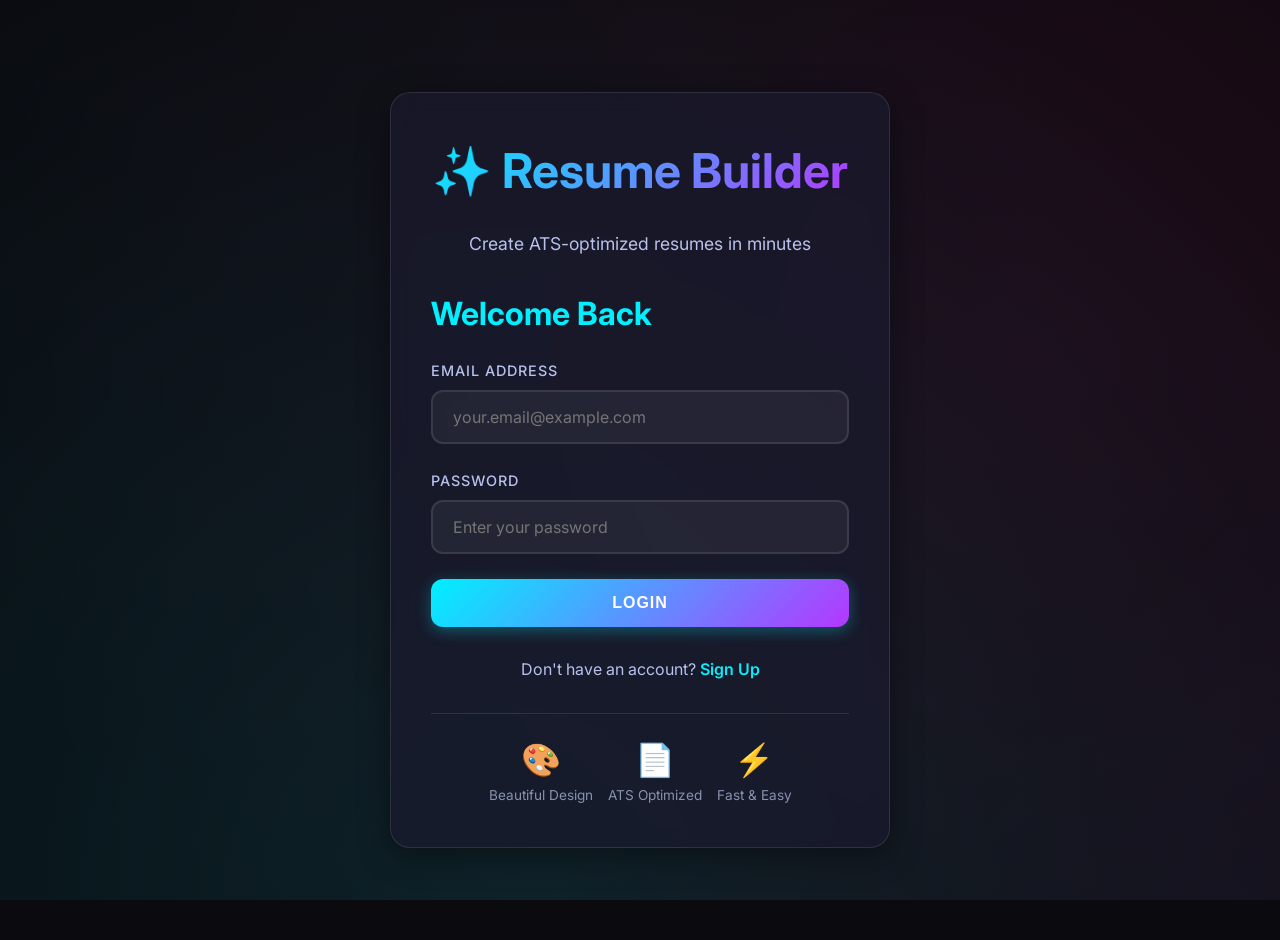
<file: frontend/index.html>
<!DOCTYPE html>
<html lang="en">
<head>
    <meta charset="UTF-8">
    <meta name="viewport" content="width=device-width, initial-scale=1.0">
    <title>Resume Builder - Login</title>
    <link rel="stylesheet" href="css/style.css">
    <link rel="preconnect" href="https://fonts.googleapis.com">
    <link rel="preconnect" href="https://fonts.gstatic.com" crossorigin>
    <link href="https://fonts.googleapis.com/css2?family=Inter:wght@400;500;600;700;800&display=swap" rel="stylesheet">
</head>
<body>
    <div class="animated-bg"></div>
    
    <div class="container">
        <div style="min-height: 100vh; display: flex; align-items: center; justify-content: center;">
            <div class="glass-card" style="max-width: 500px; width: 100%;">
                <div class="text-center mb-3">
                    <h1>✨ Resume Builder</h1>
                    <p style="color: var(--text-secondary); font-size: 1.1rem;">
                        Create ATS-optimized resumes in minutes
                    </p>
                </div>

                <div id="alertContainer"></div>

                <form id="loginForm">
                    <h2 class="mb-2">Welcome Back</h2>
                    
                    <div class="form-group">
                        <label for="email">Email Address</label>
                        <input 
                            type="email" 
                            id="email" 
                            name="email" 
                            placeholder="your.email@example.com"
                            required
                        >
                    </div>

                    <div class="form-group">
                        <label for="password">Password</label>
                        <input 
                            type="password" 
                            id="password" 
                            name="password" 
                            placeholder="Enter your password"
                            required
                        >
                    </div>

                    <button type="submit" class="btn btn-primary" style="width: 100%;">
                        Login
                    </button>
                </form>

                <div class="text-center mt-3">
                    <p style="color: var(--text-secondary);">
                        Don't have an account? 
                        <a href="signup.html" style="font-weight: 600;">Sign Up</a>
                    </p>
                </div>

                <div class="mt-3" style="padding-top: 20px; border-top: 1px solid rgba(255, 255, 255, 0.1);">
                    <div style="display: flex; gap: 15px; justify-content: center; flex-wrap: wrap;">
                        <div style="text-align: center;">
                            <div style="font-size: 2rem;">🎨</div>
                            <div style="color: var(--text-muted); font-size: 0.85rem;">Beautiful Design</div>
                        </div>
                        <div style="text-align: center;">
                            <div style="font-size: 2rem;">📄</div>
                            <div style="color: var(--text-muted); font-size: 0.85rem;">ATS Optimized</div>
                        </div>
                        <div style="text-align: center;">
                            <div style="font-size: 2rem;">⚡</div>
                            <div style="color: var(--text-muted); font-size: 0.85rem;">Fast & Easy</div>
                        </div>
                    </div>
                </div>
            </div>
        </div>
    </div>

    <script src="js/auth.js"></script>
    <script>
        // Handle login form submission
        document.getElementById('loginForm').addEventListener('submit', async (e) => {
            e.preventDefault();
            
            const email = document.getElementById('email').value;
            const password = document.getElementById('password').value;
            
            await login(email, password);
        });
    </script>
</body>
</html>
</file>
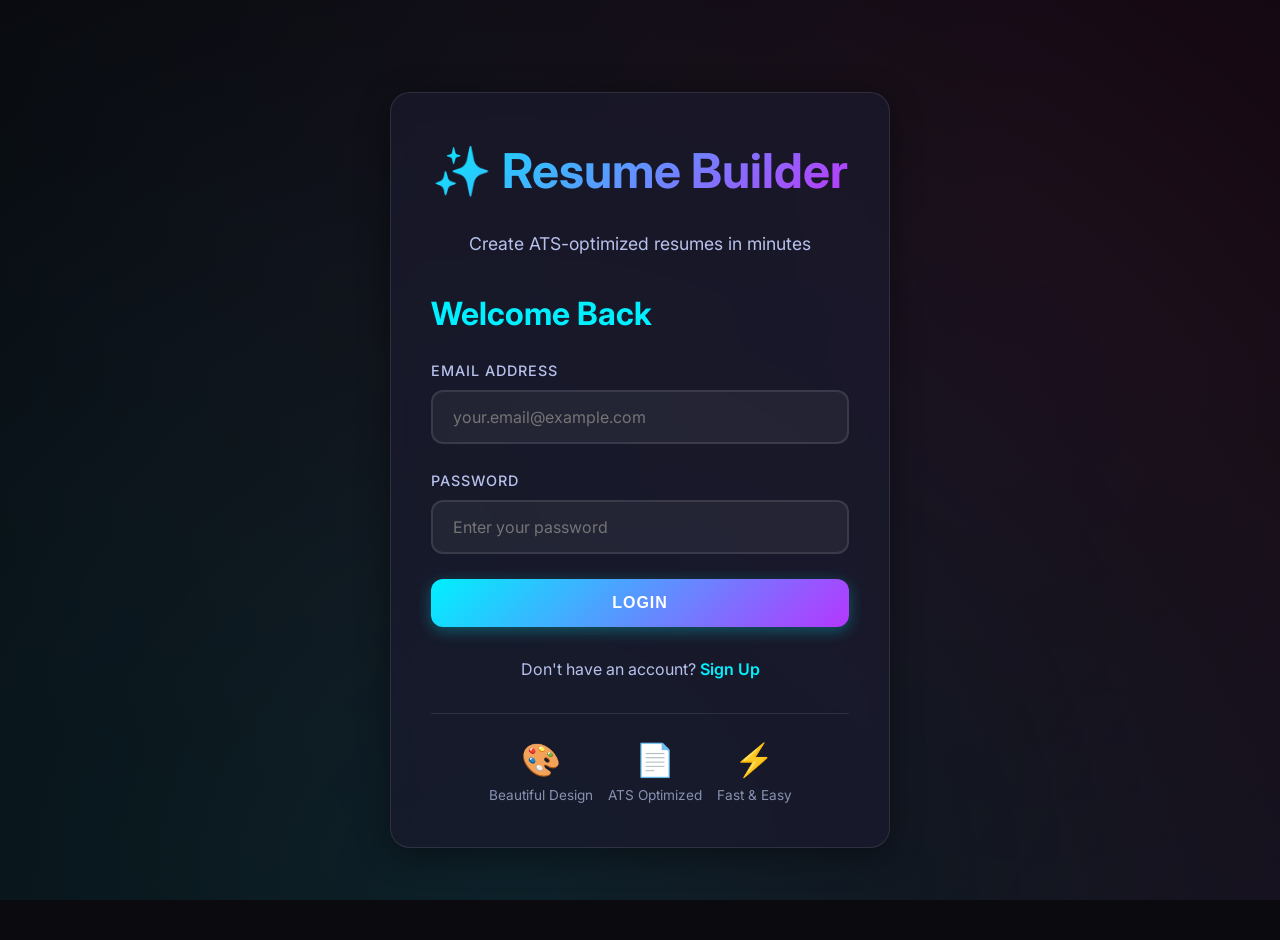
<file: frontend/dashboard.html>
<!DOCTYPE html>
<html lang="en">

<head>
    <meta charset="UTF-8">
    <meta name="viewport" content="width=device-width, initial-scale=1.0">
    <title>Resume Builder - Dashboard</title>
    <link rel="stylesheet" href="css/style.css">
    <link rel="preconnect" href="https://fonts.googleapis.com">
    <link rel="preconnect" href="https://fonts.gstatic.com" crossorigin>
    <link href="https://fonts.googleapis.com/css2?family=Inter:wght@400;500;600;700;800&display=swap" rel="stylesheet">
    <style>
        .dashboard-container {
            display: grid;
            grid-template-columns: 1fr 1fr;
            gap: 30px;
            margin-top: 30px;
        }

        .form-section {
            max-height: calc(100vh - 200px);
            overflow-y: auto;
            padding-right: 15px;
        }

        .form-section::-webkit-scrollbar {
            width: 8px;
        }

        .form-section::-webkit-scrollbar-track {
            background: rgba(255, 255, 255, 0.05);
            border-radius: 10px;
        }

        .form-section::-webkit-scrollbar-thumb {
            background: var(--neon-cyan);
            border-radius: 10px;
        }

        .preview-section {
            position: sticky;
            top: 100px;
            max-height: calc(100vh - 120px);
            overflow-y: auto;
        }

        .section-header {
            display: flex;
            justify-content: space-between;
            align-items: center;
            margin-bottom: 20px;
            padding-bottom: 10px;
            border-bottom: 2px solid var(--neon-cyan);
        }

        .entry-item {
            background: rgba(255, 255, 255, 0.03);
            padding: 20px;
            border-radius: 12px;
            margin-bottom: 15px;
            border: 1px solid rgba(255, 255, 255, 0.1);
        }

        .btn-small {
            padding: 8px 16px;
            font-size: 0.85rem;
        }

        .action-buttons {
            display: flex;
            gap: 15px;
            margin-top: 30px;
            flex-wrap: wrap;
        }

        .resume-preview {
            background: white;
            color: #333;
            padding: 40px;
            border-radius: 12px;
            font-family: 'Times New Roman', serif;
            line-height: 1.6;
        }

        .resume-preview h1 {
            color: #1a1a1a;
            font-size: 2rem;
            margin-bottom: 5px;
            background: none;
            -webkit-text-fill-color: initial;
        }

        .resume-preview h2 {
            color: #2c3e50;
            font-size: 1.2rem;
            border-bottom: 2px solid #3498db;
            padding-bottom: 5px;
            margin-top: 20px;
            margin-bottom: 10px;
        }

        .resume-preview h3 {
            color: #34495e;
            font-size: 1rem;
            margin-bottom: 3px;
        }

        .resume-preview p {
            margin: 5px 0;
            color: #555;
        }

        .resume-preview ul {
            margin: 10px 0;
            padding-left: 20px;
        }

        .resume-preview li {
            margin: 5px 0;
            color: #555;
        }

        @media (max-width: 1024px) {
            .dashboard-container {
                grid-template-columns: 1fr;
            }

            .preview-section {
                position: static;
                max-height: none;
            }
        }
    </style>
</head>

<body>
    <div class="animated-bg"></div>

    <!-- Navbar -->
    <nav class="navbar">
        <div class="navbar-brand">✨ Resume Builder</div>
        <div class="navbar-menu">
            <span id="userDisplay" style="color: var(--text-secondary);"></span>
            <button onclick="logout()" class="btn btn-outline btn-small">Logout</button>
        </div>
    </nav>

    <div class="container">
        <div id="alertContainer" style="margin-top: 20px;"></div>

        <div class="dashboard-container">
            <!-- Form Section -->
            <div class="form-section">
                <div class="glass-card">
                    <h2>Build Your Resume</h2>

                    <form id="resumeForm">
                        <!-- Personal Information -->
                        <div class="section-header">
                            <h3>📋 Personal Information</h3>
                        </div>

                        <div class="form-group">
                            <label for="fullName">Full Name *</label>
                            <input type="text" id="fullName" placeholder="John Doe" required>
                        </div>

                        <div class="grid grid-2">
                            <div class="form-group">
                                <label for="email">Email *</label>
                                <input type="email" id="email" placeholder="john@example.com" required>
                            </div>

                            <div class="form-group">
                                <label for="phone">Phone *</label>
                                <input type="tel" id="phone" placeholder="+1 234 567 8900" required>
                            </div>
                        </div>

                        <div class="grid grid-2">
                            <div class="form-group">
                                <label for="location">Location</label>
                                <input type="text" id="location" placeholder="City, Country">
                            </div>

                            <div class="form-group">
                                <label for="linkedin">LinkedIn</label>
                                <input type="url" id="linkedin" placeholder="linkedin.com/in/yourprofile">
                            </div>
                        </div>

                        <div class="form-group">
                            <label for="portfolio">Portfolio/Website</label>
                            <input type="url" id="portfolio" placeholder="https://yourportfolio.com">
                        </div>

                        <!-- Professional Summary -->
                        <div class="section-header">
                            <h3>💼 Professional Summary</h3>
                        </div>

                        <div class="form-group">
                            <label for="summary">Summary</label>
                            <textarea id="summary" rows="4"
                                placeholder="Brief professional summary highlighting your key strengths and career objectives..."></textarea>
                        </div>

                        <!-- Work Experience -->
                        <div class="section-header">
                            <h3>🏢 Work Experience</h3>
                            <button type="button" onclick="addExperience()" class="btn btn-primary btn-small">+
                                Add</button>
                        </div>

                        <div id="experienceContainer"></div>

                        <!-- Education -->
                        <div class="section-header">
                            <h3>🎓 Education</h3>
                            <button type="button" onclick="addEducation()" class="btn btn-primary btn-small">+
                                Add</button>
                        </div>

                        <div id="educationContainer"></div>

                        <!-- Skills -->
                        <div class="section-header">
                            <h3>⚡ Skills</h3>
                        </div>

                        <div class="form-group">
                            <label for="technicalSkills">Technical Skills</label>
                            <input type="text" id="technicalSkills"
                                placeholder="JavaScript, Python, React, etc. (comma-separated)">
                            <small style="color: var(--text-muted);">Separate skills with commas</small>
                        </div>

                        <div class="form-group">
                            <label for="softSkills">Soft Skills</label>
                            <input type="text" id="softSkills"
                                placeholder="Leadership, Communication, Problem Solving, etc. (comma-separated)">
                        </div>

                        <!-- Projects -->
                        <div class="section-header">
                            <h3>🚀 Projects</h3>
                            <button type="button" onclick="addProject()" class="btn btn-primary btn-small">+
                                Add</button>
                        </div>

                        <div id="projectsContainer"></div>

                        <!-- Certifications -->
                        <div class="section-header">
                            <h3>🏆 Certifications</h3>
                            <button type="button" onclick="addCertification()" class="btn btn-primary btn-small">+
                                Add</button>
                        </div>

                        <div id="certificationsContainer"></div>

                        <!-- Action Buttons -->
                        <div class="action-buttons">
                            <button type="button" onclick="saveResume()" class="btn btn-primary">💾 Save Resume</button>
                            <button type="button" onclick="downloadPDF()" class="btn btn-secondary">📥 Download
                                PDF</button>
                            <button type="button" onclick="clearForm()" class="btn btn-outline">🔄 Clear Form</button>
                        </div>
                    </form>
                </div>
            </div>

            <!-- Preview Section -->
            <div class="preview-section">
                <div class="glass-card">
                    <h2 style="margin-bottom: 20px;">👁️ Live Preview</h2>
                    <div id="resumePreview" class="resume-preview">
                        <p style="text-align: center; color: #999;">Start filling the form to see your resume preview...
                        </p>
                    </div>
                </div>
            </div>
        </div>
    </div>

    <script src="js/auth.js"></script>
    <script src="js/resume.js"></script>
    <script src="js/preview.js"></script>
    <script src="js/pdf.js"></script>
    <script>
        // Initialize dashboard
        let currentUser = null;
        let currentResumeId = null;

        async function initDashboard() {
            currentUser = await protectPage();
            if (currentUser) {
                document.getElementById('userDisplay').textContent = `Hello, ${currentUser.username}!`;

                // Add one experience and education by default
                addExperience();
                addEducation();

                // Load existing resume if any
                await loadLatestResume();
            }
        }

        // Initialize on page load
        initDashboard();
    </script>
</body>

</html>
</file>
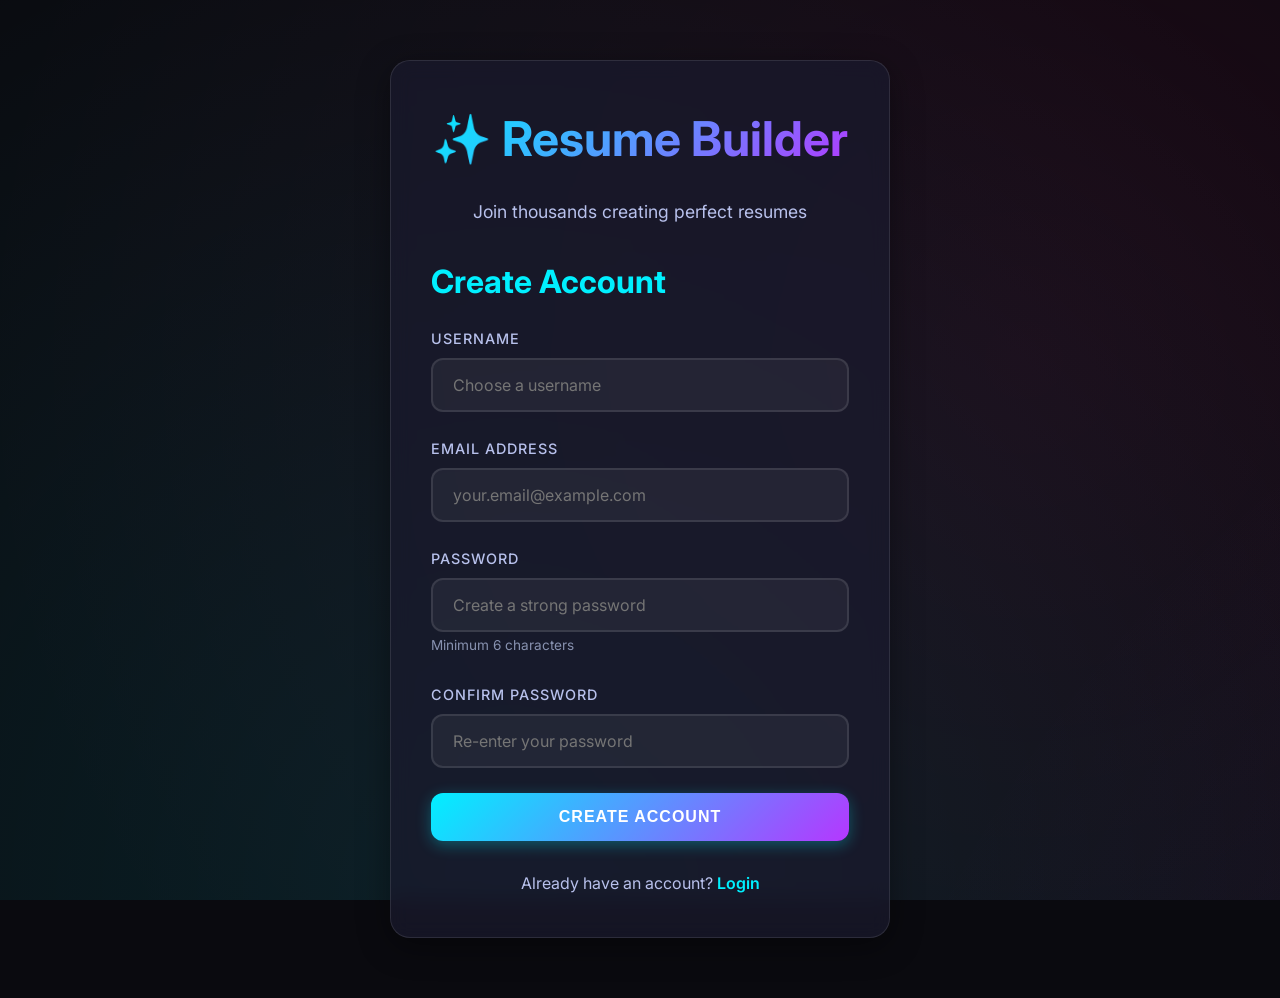
<file: frontend/signup.html>
<!DOCTYPE html>
<html lang="en">

<head>
    <meta charset="UTF-8">
    <meta name="viewport" content="width=device-width, initial-scale=1.0">
    <title>Resume Builder - Sign Up</title>
    <link rel="stylesheet" href="css/style.css">
    <link rel="preconnect" href="https://fonts.googleapis.com">
    <link rel="preconnect" href="https://fonts.gstatic.com" crossorigin>
    <link href="https://fonts.googleapis.com/css2?family=Inter:wght@400;500;600;700;800&display=swap" rel="stylesheet">
</head>

<body>
    <div class="animated-bg"></div>

    <div class="container">
        <div
            style="min-height: 100vh; display: flex; align-items: center; justify-content: center; padding: 40px 20px;">
            <div class="glass-card" style="max-width: 500px; width: 100%;">
                <div class="text-center mb-3">
                    <h1>✨ Resume Builder</h1>
                    <p style="color: var(--text-secondary); font-size: 1.1rem;">
                        Join thousands creating perfect resumes
                    </p>
                </div>

                <div id="alertContainer"></div>

                <form id="signupForm">
                    <h2 class="mb-2">Create Account</h2>

                    <div class="form-group">
                        <label for="username">Username</label>
                        <input type="text" id="username" name="username" placeholder="Choose a username" required
                            minlength="3">
                    </div>

                    <div class="form-group">
                        <label for="email">Email Address</label>
                        <input type="email" id="email" name="email" placeholder="your.email@example.com" required>
                    </div>

                    <div class="form-group">
                        <label for="password">Password</label>
                        <input type="password" id="password" name="password" placeholder="Create a strong password"
                            required minlength="6">
                        <small style="color: var(--text-muted); font-size: 0.85rem;">
                            Minimum 6 characters
                        </small>
                    </div>

                    <div class="form-group">
                        <label for="confirmPassword">Confirm Password</label>
                        <input type="password" id="confirmPassword" name="confirmPassword"
                            placeholder="Re-enter your password" required>
                    </div>

                    <button type="submit" class="btn btn-primary" style="width: 100%;">
                        Create Account
                    </button>
                </form>

                <div class="text-center mt-3">
                    <p style="color: var(--text-secondary);">
                        Already have an account?
                        <a href="index.html" style="font-weight: 600;">Login</a>
                    </p>
                </div>
            </div>
        </div>
    </div>

    <script src="js/auth.js"></script>
    <script>
        // Handle signup form submission
        document.getElementById('signupForm').addEventListener('submit', async (e) => {
            e.preventDefault();

            const username = document.getElementById('username').value;
            const email = document.getElementById('email').value;
            const password = document.getElementById('password').value;
            const confirmPassword = document.getElementById('confirmPassword').value;

            // Validate password match
            if (password !== confirmPassword) {
                showAlert('Passwords do not match', 'error');
                return;
            }

            await signup(username, email, password);
        });
    </script>
</body>

</html>
</file>
<file: frontend/css/style.css>
:root {
    /* Futuristic Color Palette */
    --neon-cyan: #00f0ff;
    --neon-purple: #b537ff;
    --neon-pink: #ff006e;
    --neon-blue: #3b82f6;
    --neon-green: #00ff88;

    /* Dark Background */
    --bg-primary: #0a0a0f;
    --bg-secondary: #1a1a2e;
    --bg-tertiary: #16213e;

    /* Text Colors */
    --text-primary: #ffffff;
    --text-secondary: #b8c1ec;
    --text-muted: #8892b0;

    /* Gradients */
    --gradient-primary: linear-gradient(135deg, var(--neon-cyan) 0%, var(--neon-purple) 100%);
    --gradient-secondary: linear-gradient(135deg, var(--neon-pink) 0%, var(--neon-purple) 100%);
    --gradient-accent: linear-gradient(135deg, var(--neon-blue) 0%, var(--neon-cyan) 100%);

    /* Shadows */
    --shadow-glow: 0 0 20px rgba(0, 240, 255, 0.3);
    --shadow-glow-hover: 0 0 30px rgba(0, 240, 255, 0.5);
    --shadow-card: 0 8px 32px rgba(0, 0, 0, 0.4);
}

* {
    margin: 0;
    padding: 0;
    box-sizing: border-box;
}

body {
    font-family: 'Inter', 'Segoe UI', Tahoma, Geneva, Verdana, sans-serif;
    background: var(--bg-primary);
    color: var(--text-primary);
    line-height: 1.6;
    overflow-x: hidden;
}

/* Animated Background */
.animated-bg {
    position: fixed;
    top: 0;
    left: 0;
    width: 100%;
    height: 100%;
    z-index: -1;
    background: var(--bg-primary);
    overflow: hidden;
}

.animated-bg::before {
    content: '';
    position: absolute;
    width: 200%;
    height: 200%;
    background: radial-gradient(circle at 20% 50%, rgba(0, 240, 255, 0.1) 0%, transparent 50%),
        radial-gradient(circle at 80% 80%, rgba(181, 55, 255, 0.1) 0%, transparent 50%),
        radial-gradient(circle at 40% 20%, rgba(255, 0, 110, 0.08) 0%, transparent 50%);
    animation: bgMove 20s ease-in-out infinite;
}

@keyframes bgMove {

    0%,
    100% {
        transform: translate(0, 0);
    }

    50% {
        transform: translate(-50px, -50px);
    }
}

/* Container */
.container {
    max-width: 1400px;
    margin: 0 auto;
    padding: 20px;
}

/* Glass Card */
.glass-card {
    background: rgba(26, 26, 46, 0.7);
    backdrop-filter: blur(10px);
    border-radius: 20px;
    border: 1px solid rgba(255, 255, 255, 0.1);
    box-shadow: var(--shadow-card);
    padding: 40px;
    transition: all 0.3s ease;
}

.glass-card:hover {
    border-color: rgba(0, 240, 255, 0.3);
    box-shadow: var(--shadow-glow);
}

/* Typography */
h1,
h2,
h3,
h4,
h5,
h6 {
    font-weight: 700;
    margin-bottom: 20px;
}

h1 {
    font-size: 3rem;
    background: var(--gradient-primary);
    -webkit-background-clip: text;
    -webkit-text-fill-color: transparent;
    background-clip: text;
    animation: gradientShift 3s ease infinite;
}

@keyframes gradientShift {

    0%,
    100% {
        filter: hue-rotate(0deg);
    }

    50% {
        filter: hue-rotate(20deg);
    }
}

h2 {
    font-size: 2rem;
    color: var(--neon-cyan);
}

h3 {
    font-size: 1.5rem;
    color: var(--text-primary);
}

/* Form Styles */
.form-group {
    margin-bottom: 25px;
    position: relative;
}

.form-group label {
    display: block;
    margin-bottom: 8px;
    color: var(--text-secondary);
    font-weight: 500;
    font-size: 0.9rem;
    text-transform: uppercase;
    letter-spacing: 1px;
}

.form-group input,
.form-group textarea,
.form-group select {
    width: 100%;
    padding: 15px 20px;
    background: rgba(255, 255, 255, 0.05);
    border: 2px solid rgba(255, 255, 255, 0.1);
    border-radius: 12px;
    color: var(--text-primary);
    font-size: 1rem;
    font-family: inherit;
    transition: all 0.3s ease;
}

.form-group input:focus,
.form-group textarea:focus,
.form-group select:focus {
    outline: none;
    border-color: var(--neon-cyan);
    background: rgba(0, 240, 255, 0.05);
    box-shadow: 0 0 20px rgba(0, 240, 255, 0.2);
}

.form-group textarea {
    resize: vertical;
    min-height: 100px;
}

/* Form Validation Styles */
.form-group.error input,
.form-group.error textarea {
    border-color: var(--neon-pink);
    background: rgba(255, 0, 110, 0.05);
}

.form-group.error input:focus,
.form-group.error textarea:focus {
    box-shadow: 0 0 20px rgba(255, 0, 110, 0.3);
}

.form-group.valid input,
.form-group.valid textarea {
    border-color: var(--neon-green);
}

.error-message {
    color: var(--neon-pink);
    font-size: 0.85rem;
    margin-top: 5px;
    display: block;
    animation: slideDown 0.3s ease;
}


/* Buttons */
.btn {
    padding: 15px 35px;
    border: none;
    border-radius: 12px;
    font-size: 1rem;
    font-weight: 600;
    cursor: pointer;
    transition: all 0.3s ease;
    text-transform: uppercase;
    letter-spacing: 1px;
    position: relative;
    overflow: hidden;
}

.btn::before {
    content: '';
    position: absolute;
    top: 50%;
    left: 50%;
    width: 0;
    height: 0;
    border-radius: 50%;
    background: rgba(255, 255, 255, 0.2);
    transform: translate(-50%, -50%);
    transition: width 0.6s, height 0.6s;
}

.btn:hover::before {
    width: 300px;
    height: 300px;
}

.btn-primary {
    background: var(--gradient-primary);
    color: white;
    box-shadow: 0 4px 15px rgba(0, 240, 255, 0.3);
}

.btn-primary:hover {
    box-shadow: var(--shadow-glow-hover);
    transform: translateY(-2px);
}

.btn-secondary {
    background: var(--gradient-secondary);
    color: white;
    box-shadow: 0 4px 15px rgba(255, 0, 110, 0.3);
}

.btn-secondary:hover {
    box-shadow: 0 0 30px rgba(255, 0, 110, 0.5);
    transform: translateY(-2px);
}

.btn-outline {
    background: transparent;
    border: 2px solid var(--neon-cyan);
    color: var(--neon-cyan);
}

.btn-outline:hover {
    background: var(--neon-cyan);
    color: var(--bg-primary);
    box-shadow: var(--shadow-glow);
}

.btn-danger {
    background: linear-gradient(135deg, #ff006e 0%, #ff4d4d 100%);
    color: white;
}

.btn-danger:hover {
    box-shadow: 0 0 30px rgba(255, 0, 110, 0.5);
    transform: translateY(-2px);
}

/* Header/Navbar */
.navbar {
    display: flex;
    justify-content: space-between;
    align-items: center;
    padding: 20px 40px;
    background: rgba(26, 26, 46, 0.8);
    backdrop-filter: blur(10px);
    border-bottom: 1px solid rgba(255, 255, 255, 0.1);
    position: sticky;
    top: 0;
    z-index: 100;
}

.navbar-brand {
    font-size: 1.5rem;
    font-weight: 700;
    background: var(--gradient-primary);
    -webkit-background-clip: text;
    -webkit-text-fill-color: transparent;
    background-clip: text;
}

.navbar-menu {
    display: flex;
    gap: 20px;
    align-items: center;
}

/* Alert Messages */
.alert {
    padding: 15px 20px;
    border-radius: 12px;
    margin-bottom: 20px;
    font-weight: 500;
    animation: slideDown 0.3s ease;
}

@keyframes slideDown {
    from {
        opacity: 0;
        transform: translateY(-20px);
    }

    to {
        opacity: 1;
        transform: translateY(0);
    }
}

.alert-error {
    background: rgba(255, 0, 110, 0.2);
    border: 1px solid var(--neon-pink);
    color: var(--neon-pink);
}

.alert-success {
    background: rgba(0, 255, 136, 0.2);
    border: 1px solid var(--neon-green);
    color: var(--neon-green);
}

.alert-info {
    background: rgba(0, 240, 255, 0.2);
    border: 1px solid var(--neon-cyan);
    color: var(--neon-cyan);
}

/* Loading Spinner */
.spinner {
    border: 3px solid rgba(255, 255, 255, 0.1);
    border-top: 3px solid var(--neon-cyan);
    border-radius: 50%;
    width: 40px;
    height: 40px;
    animation: spin 1s linear infinite;
    margin: 20px auto;
}

@keyframes spin {
    0% {
        transform: rotate(0deg);
    }

    100% {
        transform: rotate(360deg);
    }
}

/* Grid Layout */
.grid {
    display: grid;
    gap: 30px;
}

.grid-2 {
    grid-template-columns: repeat(auto-fit, minmax(300px, 1fr));
}

/* Utility Classes */
.text-center {
    text-align: center;
}

.mt-1 {
    margin-top: 10px;
}

.mt-2 {
    margin-top: 20px;
}

.mt-3 {
    margin-top: 30px;
}

.mb-1 {
    margin-bottom: 10px;
}

.mb-2 {
    margin-bottom: 20px;
}

.mb-3 {
    margin-bottom: 30px;
}

.hidden {
    display: none;
}

/* Links */
a {
    color: var(--neon-cyan);
    text-decoration: none;
    transition: all 0.3s ease;
}

a:hover {
    color: var(--neon-purple);
    text-shadow: 0 0 10px rgba(0, 240, 255, 0.5);
}

/* Responsive */
@media (max-width: 768px) {
    h1 {
        font-size: 2rem;
    }

    .glass-card {
        padding: 25px;
    }

    .navbar {
        padding: 15px 20px;
    }

    .btn {
        padding: 12px 25px;
        font-size: 0.9rem;
    }
}
</file>
